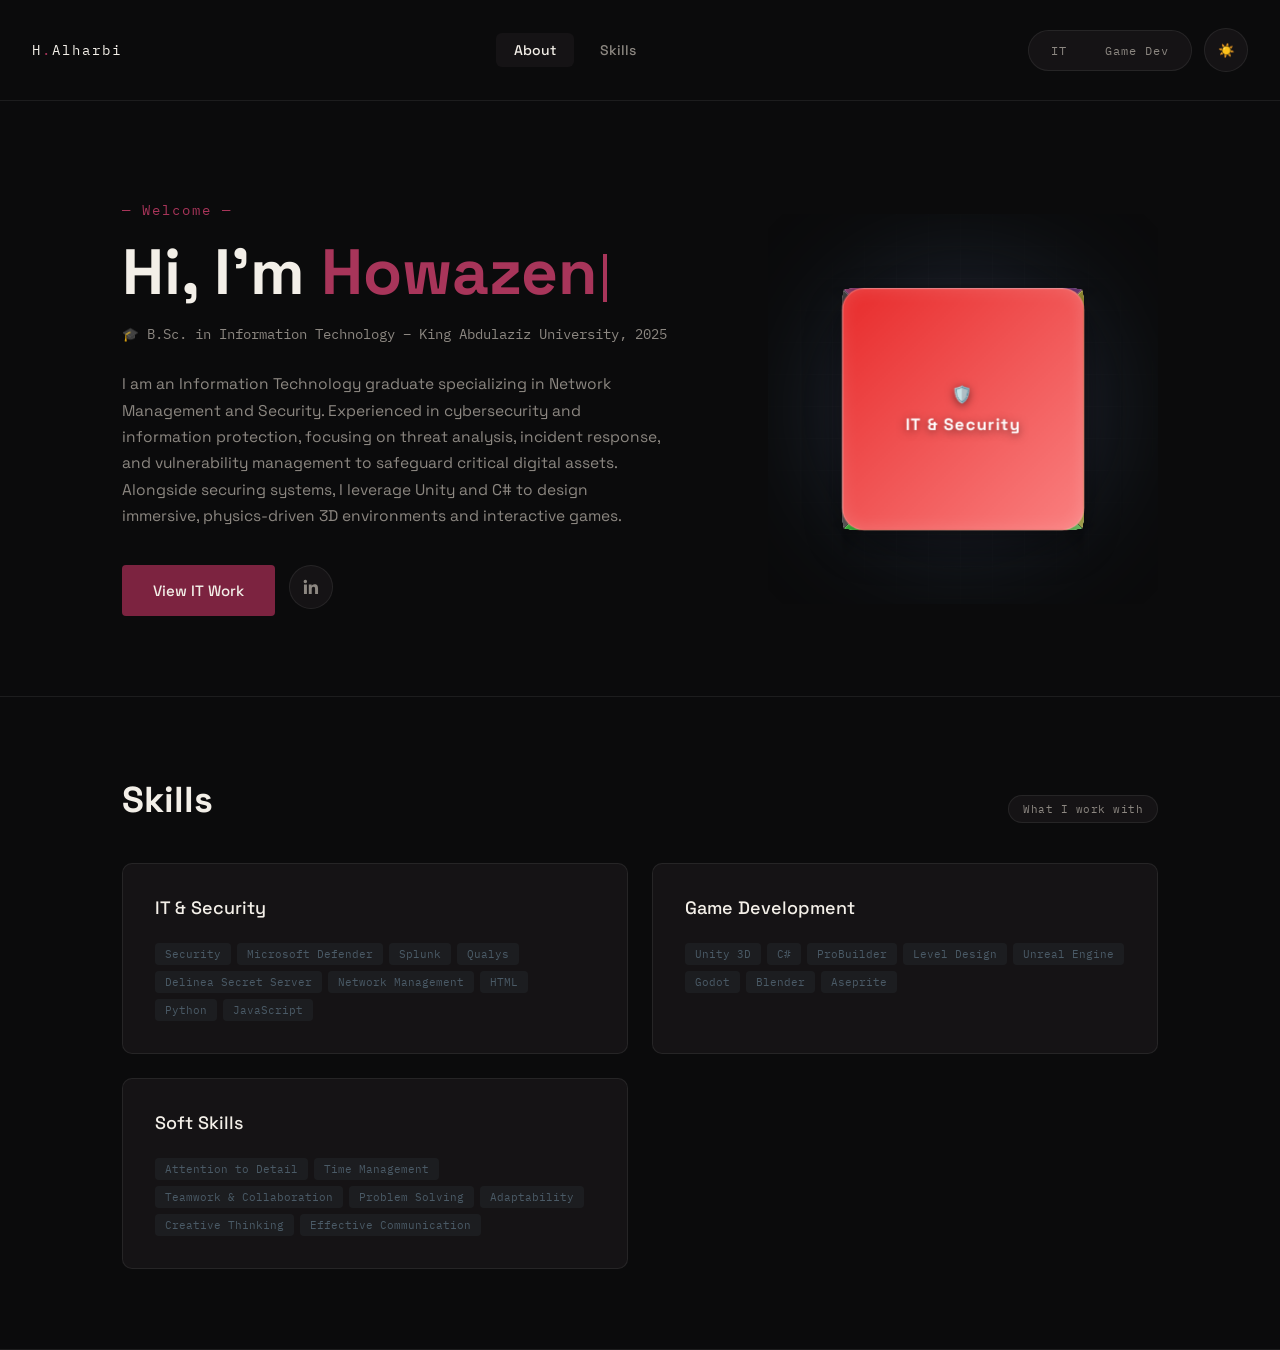
<file: index.html>
<!DOCTYPE html>
<html lang="en" dir="ltr">
<head>
<meta charset="UTF-8">
<meta name="viewport" content="width=device-width, initial-scale=1.0">
<title>Hawazen Alharbi — Portfolio</title>
<link rel="preconnect" href="https://fonts.googleapis.com">
<link href="https://fonts.googleapis.com/css2?family=Space+Grotesk:wght@400;500;700&family=IBM+Plex+Mono:wght@400;500&family=IBM+Plex+Sans+Arabic:wght@400;500;700&display=swap" rel="stylesheet">
<link rel="stylesheet" href="style.css">
</head>
<body data-mode="about">

<nav>
  <div class="logo">H<span>.</span>Alharbi</div>
  
  <div class="nav-center">
    <!-- التنقل داخل نفس الصفحة عبر الـ Anchors -->
    <a href="#aboutSection" class="nav-link active">About</a>
    <a href="#skillsSection" class="nav-link">Skills</a>
  </div>

  <div style="display: flex; align-items: center; gap: 12px;">
    <div class="mode-switch">
      <!-- الانتقال لصفحات المسارات المستقلة -->
      <a href="it.html" class="mode-btn">IT</a>
      <a href="games.html" class="mode-btn">Game Dev</a>
    </div>

    <button id="theme-toggle" class="social-icon" title="تبديل الوضع (ليلي / نهاري)">
      ☀️
    </button>
  </div>
</nav>

<!-- قسم الـ About الرئيسي -->
<section class="section-about" id="aboutSection">
  <div class="wrap">
    <div class="about-hero-grid">
      <div class="about-left">
        <div class="welcome-eyebrow">— Welcome —</div>
        <h1 class="about-title">Hi, I'm <span>Howazen<span class="cursor"></span></h1>
        <div class="about-edu">
          <span class="edu-icon">🎓</span> B.Sc. in Information Technology – King Abdulaziz University, 2025
        </div>
        <p class="about-desc">
          I am an Information Technology graduate specializing in Network Management and Security. Experienced in cybersecurity and information protection, focusing on threat analysis, incident response, and vulnerability management to safeguard critical digital assets. Alongside securing systems, I leverage Unity and C# to design immersive, physics-driven 3D environments and interactive games.        </p>
        <div class="about-cta">
          <a href="it.html" class="btn btn-primary" style="text-decoration: none; text-align: center;">View IT Work</a>
          <a href="https://www.linkedin.com/in/Howazen-alharbi" target="_blank" rel="noopener" class="social-icon" aria-label="LinkedIn">
            <svg width="20" height="20" viewBox="0 0 24 24" fill="currentColor">
              <path d="M20.45 20.45h-3.56v-5.57c0-1.33-.02-3.04-1.85-3.04-1.86 0-2.15 1.45-2.15 2.94v5.67H9.34V9h3.42v1.56h.05c.48-.9 1.64-1.85 3.37-1.85 3.6 0 4.27 2.37 4.27 5.46v6.28zM5.34 7.43a2.07 2.07 0 1 1 0-4.13 2.07 2.07 0 0 1 0 4.13zM7.12 20.45H3.56V9h3.56v11.45z"/>
            </svg>
          </a>
        </div>
      </div>

      <div class="hero-3d-container" id="interactiveBox">
    <!-- توهج وشبكة خلف المكعب -->
    <div class="cube-glow-bg"></div>
    <div class="cube-grid-bg"></div>

    <div class="cube-wrapper">
        <div class="cyber-cube">
            <div class="cube-face front">
                <span>🛡️</span>
                <span>IT & Security</span>
            </div>
            <div class="cube-face back">
                <span>🎮</span>
                <span>Game Dev</span>
            </div>
            <div class="cube-face right">🔒</div>
            <div class="cube-face left">⚙️</div>
            <div class="cube-face top">H. Alharbi</div>
            <div class="cube-face bottom">ipconfig</div>
        </div>
    </div>
</div>
    </div>
  </div>
</section>

<!-- قسم المهارات -->
<section class="section-skills" id="skillsSection">
  <div class="wrap">
    <div class="skills-header">
      <h2 class="skills-title">Skills</h2>
      <span class="skills-tag">What I work with</span>
    </div>
    <div class="skills-grid">
      <div class="skill-card">
        <h3>IT & Security</h3>
        <div class="tags">
          <span class="tag">Security</span>
          <span class="tag">Microsoft Defender</span>
          <span class="tag">Splunk</span>
          <span class="tag">Qualys</span>
          <span class="tag">Delinea Secret Server</span>
          <span class="tag">Network Management</span>
          <span class="tag">HTML</span>
          <span class="tag">Python</span>
          <span class="tag">JavaScript</span>
        </div>
      </div>
      <div class="skill-card">
        <h3>Game Development</h3>
        <div class="tags">
          <span class="tag">Unity 3D</span>
          <span class="tag">C#</span>
          <span class="tag">ProBuilder</span>
          <span class="tag">Level Design</span>
          <span class="tag">Unreal Engine</span>
          <span class="tag">Godot</span>
          <span class="tag">Blender</span>
          <span class="tag">Aseprite</span>
        </div>
      </div>
    <div class="skill-card">
      <h3>Soft Skills</h3>
      <div class="tags">
        <span class="tag">Attention to Detail</span>
        <span class="tag">Time Management</span>
        <span class="tag">Teamwork & Collaboration</span>
        <span class="tag">Problem Solving</span>
        <span class="tag">Adaptability</span>
        <span class="tag">Creative Thinking</span>
        <span class="tag">Effective Communication</span>
      </div>
    </div>
    </div>
  </div>
</section>

<script src="home.js"></script>

</body>
</html>
</file>
<file: style.css>
:root{
  --bg:#0B0B0C;
  --surface:#151315;
  --surface-2:#1D191B;
  --burgundy:#7C2340;
  --burgundy-light:#A8355A;
  --ivory:#F3EFE8;
  --muted:#8C8781;
  --line: rgba(243,239,232,0.08);
  --accent: #4A5A66;
  --accent-soft: rgba(74,90,102,0.14);
}
[data-mode="games"]{
  --accent: #5B2A6B;
  --accent-soft: rgba(91,42,107,0.16);
}
*{box-sizing:border-box; margin:0; padding:0;}
body{
  background:var(--bg);
  color:var(--ivory);
  font-family:'Space Grotesk','IBM Plex Sans Arabic',sans-serif;
  direction:ltr;
  overflow-x:hidden;
}
.wrap{max-width:1100px; margin:0 auto; padding:0 32px;}

/* ===== ايقونة لينكدان ===== */
.social-icon{
  width:44px; height:44px; border-radius:50%; display:flex; align-items:center; justify-content:center;
  background:var(--surface); border:1px solid var(--line); color:var(--muted);
  transition:all .25s ease;
}
.social-icon:hover{
  color:var(--ivory); border-color:var(--burgundy-light); background:var(--burgundy); transform:translateY(-2px);
}

/* ===== NAV (معدل بالكامل ليطابق الصورة) ===== */
nav{
  display:flex; justify-content:space-between; align-items:center;
  padding:28px 32px; border-bottom:1px solid var(--line);
}
.logo{
  font-family:'IBM Plex Mono',monospace; font-size:14px; letter-spacing:2px;
  color:var(--ivory);
}
.logo span{color:var(--burgundy-light);}

/* أزرار التنقل في المنتصف (عن اليمين لعلامة الترحيب) */
.nav-center {
  display: flex;
  gap: 8px;
}
.nav-link {
  font-family: 'Space Grotesk', sans-serif;
  font-size: 14px;
  font-weight: 500;
  color: var(--muted);
  background: transparent;
  border: none;
  padding: 8px 18px;
  border-radius: 6px;
  cursor: pointer;
  transition: all 0.3s ease;
  text-decoration: none;
}
.nav-link.active, .nav-link:hover {
  color: var(--ivory);
  background: var(--surface);
}

/* كبسولة الألعاب والتقني في اليمين */
.mode-switch{
  display:flex; gap:2px; background:var(--surface); border:1px solid var(--line); border-radius:999px; padding:4px;
}
.mode-btn{
  font-family:'IBM Plex Mono',monospace; font-size:12px; letter-spacing:1px;
  padding:8px 18px; border-radius:999px; border:none; background:transparent; color:var(--muted);
  cursor:pointer; transition:all .35s ease; text-decoration: none;
}
.mode-btn.active{ background:var(--burgundy); color:var(--ivory); }

/* ===== HERO ===== */
.hero{
  padding:110px 0 90px; position:relative; border-bottom:1px solid var(--line);
  overflow:hidden;
}
.hero-bg{
  position:absolute; inset:0; opacity:0; pointer-events:none;
  background-image:
    linear-gradient(var(--line) 1px, transparent 1px),
    linear-gradient(90deg, var(--line) 1px, transparent 1px);
  background-size:42px 42px;
  mask-image:radial-gradient(circle at 75% 30%, black, transparent 65%);
  transition:opacity .5s ease;
}
[data-mode="it"] .hero-bg{ opacity:.5; }

#gameCanvas{
  position:absolute; inset:0; opacity:0; pointer-events:none; transition:opacity .5s ease;
}
[data-mode="games"] #gameCanvas{ opacity:1; }
.eyebrow{
  font-family:'IBM Plex Mono',monospace; font-size:12px; letter-spacing:3px;
  color:var(--burgundy-light); margin-bottom:22px; display:flex; align-items:center; gap:10px;
}
.eyebrow::before{content:''; width:20px; height:1px; background:var(--burgundy-light);}
h1{
  font-family:'Space Grotesk',sans-serif; font-weight:700;
  font-size:64px; line-height:1.05; color:var(--ivory); max-width:760px; margin-bottom:24px;
}
h1 .cursor{
  display:inline-block; width:4px; height:48px; background:var(--burgundy-light);
  margin-inline-start:6px; vertical-align:-8px; animation:blink 1.1s steps(1) infinite;
}
@keyframes blink{50%{opacity:0}}
.role-line{
  font-family:'IBM Plex Mono',monospace; font-size:18px; color:var(--muted); margin-bottom:40px; min-height:26px;
}
.role-line b{color:var(--accent); font-weight:500;}
.hero-cta{display:flex; gap:14px;}
.btn{
  font-family:'Space Grotesk',sans-serif; font-weight:500; font-size:15px;
  padding:15px 30px; border-radius:4px; cursor:pointer; transition:all .25s ease; border:1px solid transparent;
}
.btn-primary{ background:var(--burgundy); color:var(--ivory); }
.btn-primary:hover{ background:var(--burgundy-light); transform:translateY(-2px); }
.btn-secondary{ background:transparent; color:var(--ivory); border-color:var(--line); }
.btn-secondary:hover{ border-color:var(--burgundy-light); color:var(--burgundy-light); }

/* ===== SECTION LABEL ===== */
.section{ padding:70px 0; border-bottom:1px solid var(--line); }
.section-head{
  display:flex; justify-content:space-between; align-items:flex-end; margin-bottom:40px;
}
.section-title{ font-family:'Space Grotesk',sans-serif; font-size:26px; font-weight:500; }
.section-tag{
  font-family:'IBM Plex Mono',monospace; font-size:12px; color:var(--accent);
  background:var(--accent-soft); padding:6px 14px; border-radius:999px;
}

/* ===== CARDS ===== */
.grid{ display:grid; grid-template-columns:repeat(3,1fr); gap:20px; }
.card{
  background:var(--surface); border:1px solid var(--line); border-radius:10px; overflow:hidden;
  transition:all .3s ease; cursor:pointer;
}
.card:hover{ border-color:var(--burgundy-light); transform:translateY(-4px); }
.card-media{
  height:140px; background:var(--surface-2);
  display:flex; align-items:center; justify-content:center;
  font-family:'IBM Plex Mono',monospace; font-size:11px; color:var(--muted); letter-spacing:1px;
  border-bottom:1px solid var(--line);
  background-image:linear-gradient(135deg, var(--accent-soft), transparent 70%);
  overflow:hidden;
}
.card-media img, .card-media video{
  width:100%; height:100%; object-fit:cover; display:block;
}
.card-body{ padding:20px; }
.card-body h3{ font-family:'Space Grotesk',sans-serif; font-size:17px; font-weight:500; margin-bottom:8px; }
.card-body p{ font-size:13.5px; color:var(--muted); line-height:1.7; margin-bottom:16px; }
.tags{ display:flex; flex-wrap:wrap; gap:6px; }
.tag{
  font-family:'IBM Plex Mono',monospace; font-size:11px; color:var(--accent);
  background:var(--accent-soft); padding:4px 10px; border-radius:4px;
}

/* ===== CV STRIP ===== */
.cv-strip{
  display:flex; justify-content:space-between; align-items:center;
  background:var(--surface); border:1px solid var(--line); border-radius:10px; padding:28px 32px;
}
.cv-strip h4{ font-family:'Space Grotesk',sans-serif; font-size:18px; font-weight:500; margin-bottom:6px; }
.cv-strip p{ font-size:13.5px; color:var(--muted); }

/* ===== SECTION ABOUT (تصميم الكابتشر 1 بالكامل) ===== */
.section-about {
  padding: 100px 0 80px;
  border-bottom: 1px solid var(--line);
}
.about-hero-grid {
  display: grid;
  grid-template-columns: 1.2fr 0.8fr;
  gap: 60px;
  align-items: center;
}
.welcome-eyebrow {
  font-family: 'IBM Plex Mono', monospace;
  font-size: 14px;
  letter-spacing: 2px;
  color: var(--burgundy-light);
  margin-bottom: 18px;
}
.about-title {
  font-family: 'Space Grotesk', sans-serif;
  font-size: 64px;
  font-weight: 700;
  margin-bottom: 18px;
  line-height: 1.1;
}
.about-title span {
  color: var(--burgundy-light);
}
.about-edu {
  font-family: 'IBM Plex Mono', monospace;
  font-size: 13.5px;
  color: var(--muted);
  margin-bottom: 28px;
  display: flex;
  align-items: center;
  gap: 8px;
}
.about-desc {
  font-size: 15.5px;
  color: var(--muted);
  line-height: 1.7;
  max-width: 540px;
  margin-bottom: 36px;
}
.about-cta {
  display: flex;
  gap: 14px;
}
/* كارد الحرفين YN الجمالي المليء بالتدرجات */
.yn-card {
  background: linear-gradient(135deg, #4d1527, #19050b);
  border-radius: 24px;
  aspect-ratio: 1;
  display: flex;
  align-items: center;
  justify-content: center;
  border: 1px solid rgba(243, 239, 232, 0.05);
  box-shadow: 0 20px 40px rgba(0, 0, 0, 0.4);
}
.yn-card span {
  font-family: 'Space Grotesk', sans-serif;
  font-size: 80px;
  font-weight: 700;
  color: rgba(243, 239, 232, 0.15);
  letter-spacing: -2px;
}

/* ===== SECTION SKILLS (تصميم الكابتشر 2 بالكامل) ===== */
.section-skills {
  padding: 80px 0;
  border-bottom: 1px solid var(--line);
}
.skills-header {
  display: flex;
  justify-content: space-between;
  align-items: flex-end;
  margin-bottom: 40px;
}
.skills-title {
  font-family: 'Space Grotesk', sans-serif;
  font-size: 36px;
  font-weight: 700;
}
.skills-tag {
  font-family: 'IBM Plex Mono', monospace;
  font-size: 11px;
  color: var(--muted);
  background: var(--surface);
  border: 1px solid var(--line);
  padding: 6px 14px;
  border-radius: 999px;
  letter-spacing: 0.5px;
}
.skills-grid {
  display: grid;
  grid-template-columns: 1fr 1fr;
  gap: 24px;
}
.skill-card {
  background: var(--surface);
  border: 1px solid var(--line);
  border-radius: 10px;
  padding: 32px;
}
.skill-card h3 {
  font-family: 'Space Grotesk', sans-serif;
  font-size: 18px;
  font-weight: 500;
  margin-bottom: 24px;
  color: var(--ivory);
}

/* تفعيل الظهور حسب وضع data-mode المتغير ديناميكياً */

[data-mode="it"] #heroTrackSection, [data-mode="it"] #projectsSection { display: block; }

[data-mode="games"] #heroTrackSection, [data-mode="games"] #projectsSection { display: block; }


/* ===== RESPONSIVENESS ===== */
@media (max-width:820px){
  h1{font-size:38px;}
  .grid{grid-template-columns:1fr;}
  .hero{padding:70px 0 60px;}
  nav{
    padding:20px;
    flex-wrap: wrap;
    gap: 15px;
  }
  .nav-center {
    order: 3;
    width: 100%;
    justify-content: center;
  }
  .wrap{padding:0 20px;}
  .cv-strip{flex-direction:column; align-items:flex-start; gap:16px;}
  
  /* استجابة الهواتف لقسمي About و Skills */
  .about-hero-grid {
    grid-template-columns: 1fr;
    gap: 40px;
  }
  .about-title {
    font-size: 44px;
  }
  .skills-grid {
    grid-template-columns: 1fr;
  }
}

/* ===== MODAL WINDOW STYLING ===== */
.modal {
  display: none; /* مخفي بشكل افتراضي */
  position: fixed;
  z-index: 1000; /* لعرض النافذة فوق جميع العناصر */
  inset: 0;
  background-color: rgba(11, 11, 12, 0.85); /* خلفية داكنة خفيفة الشفافية */
  backdrop-filter: blur(10px); /* تأثير بلور ناعم للخلفية */
  align-items: center;
  justify-content: center;
  padding: 20px;
  animation: fadeIn 0.3s ease;
}

.modal-content {
  background-color: var(--surface);
  border: 1px solid var(--line);
  width: 100%;
  max-width: 800px;
  border-radius: 16px;
  position: relative;
  overflow: hidden;
  box-shadow: 0 25px 50px rgba(0, 0, 0, 0.5);
  animation: slideUp 0.35s cubic-bezier(0.16, 1, 0.3, 1);
  max-height: 85vh; /* تجعل ارتفاع النافذة أقصاه 85% من ارتفاع الشاشة */
  overflow-y: auto;
}

/* زر إكس (X) للإغلاق في الزاوية العلوية اليمنى */
.close-btn {
  position: absolute;
  top: 20px;
  right: 24px;
  color: var(--muted);
  font-size: 32px;
  font-weight: 300;
  cursor: pointer;
  z-index: 10;
  transition: color 0.2s ease, transform 0.2s ease;
  line-height: 1;
}
.close-btn:hover {
  color: var(--burgundy-light);
  transform: scale(1.1);
}

.modal-body-content {
  display: flex;
  flex-direction: column;
}

.modal-media {
  width: 100%;
  height: 320px;
  background-color: var(--surface-2);
  display: flex;
  align-items: center;
  justify-content: center;
  border-bottom: 1px solid var(--line);
  overflow: hidden;
}
.modal-media img, .modal-media video {
  width: 100%;
  height: 100%;
  object-fit: cover;
}

.modal-text {
  padding: 32px;
}
.modal-text h2 {
  font-family: 'Space Grotesk', sans-serif;
  font-size: 28px;
  font-weight: 700;
  color: var(--ivory);
}
.modal-text p {
  font-size: 15px;
  color: var(--muted);
  line-height: 1.7;
}

/* حركة التلاشي والظهور */
@keyframes fadeIn {
  from { opacity: 0; }
  to { opacity: 1; }
}
@keyframes slideUp {
  from { transform: translateY(30px); opacity: 0; }
  to { transform: translateY(0); opacity: 1; }
}

/* استجابة الشاشات الصغيرة للمودال */
@media (max-width: 768px) {
  .modal-media {
    height: 200px;
  }
  .modal-text {
    padding: 24px;
  }
  .modal-text h2 {
    font-size: 22px;
  }
}


/* ===== تنسيق معرض الصور والفيديوهات داخل الـ Modal ===== */
.modal-media {
  position: relative; /* لجعل الأسهم تتموضع بالنسبة للميديا */
  width: 100%;
  height: 380px;
  background-color: var(--surface-2);
  display: flex;
  align-items: center;
  justify-content: center;
  border-bottom: 1px solid var(--line);
  overflow: hidden;
}

.modal-slides-container {
  width: 100%;
  height: 100%;
  display: flex;
  align-items: center;
  justify-content: center;
}

.modal-slide {
  display: none; /* يتم إخفاء الشرائح برمجياً وعرض النشطة فقط */
  width: 100%;
  height: 100%;
}
.modal-slide.active {
  display: block;
}
.modal-slide img, .modal-slide video {
  width: 100%;
  height: 100%;
  object-fit: cover;
}

/* أسهم التنقل يمين ويسار */
.nav-arrow {
  position: absolute;
  top: 50%;
  transform: translateY(-50%);
  background: rgba(21, 19, 21, 0.75);
  border: 1px solid var(--line);
  color: var(--ivory);
  width: 40px;
  height: 40px;
  border-radius: 50%;
  display: flex;
  align-items: center;
  justify-content: center;
  cursor: pointer;
  font-size: 18px;
  transition: all 0.25s ease;
  user-select: none;
  z-index: 5;
}
.nav-arrow:hover {
  background: var(--burgundy);
  border-color: var(--burgundy-light);
  color: #fff;
}
.arrow-left {
  left: 16px;
}
.arrow-right {
  right: 16px;
}

/* نقاط التحديد بالأسفل (Dots) */
.modal-dots {
  position: absolute;
  bottom: 16px;
  display: flex;
  gap: 8px;
  z-index: 5;
}
.modal-dot {
  width: 8px;
  height: 8px;
  border-radius: 50%;
  background: rgba(243, 239, 232, 0.3);
  cursor: pointer;
  transition: all 0.2s ease;
}
.modal-dot.active {
  background: var(--burgundy-light);
  transform: scale(1.2);
}

/* ===== LIGHTBOX (شاشة تكبير الصورة الكاملة) ===== */
.lightbox {
  display: none; /* مخفية افتراضياً */
  position: fixed;
  z-index: 2000; /* قيمة أعلى من المودال العادي لكي تظهر فوقه */
  inset: 0;
  background-color: rgba(5, 5, 6, 0.95); /* خلفية سوداء شبه كاملة للتركيز على الصورة */
  align-items: center;
  justify-content: center;
  animation: fadeIn 0.25s ease;
  cursor: zoom-out; /* مؤشر الماوس يوضح أنه عند الضغط سيتم تصغير الصورة */
}

.lightbox-img {
  max-width: 90%;
  max-height: 90%;
  object-fit: contain; /* لعرض الصورة كاملة 100% دون أي قص */
  border-radius: 8px;
  box-shadow: 0 10px 30px rgba(0,0,0,0.8);
  animation: scaleUp 0.25s cubic-bezier(0.16, 1, 0.3, 1);
}

/* زر الإغلاق الخاص بالصورة المكبرة */
.lightbox-close {
  position: absolute;
  top: 24px;
  right: 24px;
  color: var(--ivory);
  font-size: 38px;
  font-weight: 300;
  cursor: pointer;
  transition: transform 0.2s;
}
.lightbox-close:hover {
  transform: scale(1.1);
  color: var(--burgundy-light);
}

@keyframes scaleUp {
  from { transform: scale(0.9); opacity: 0; }
  to { transform: scale(1); opacity: 1; }
}

/* تخصيص شريط التمرير داخل الـ Modal */
.modal-content::-webkit-scrollbar {
  width: 6px;
}

.modal-content::-webkit-scrollbar-track {
  background: rgba(0, 0, 0, 0.1);
  border-radius: 10px;
}

.modal-content::-webkit-scrollbar-thumb {
  background: var(--accent, #8a2be2); /* أو لون الهوية الخاص بموقعك */
  border-radius: 10px;
}

/* ألوان الوضع النهاري */
[data-theme="light"] {
    --bg: #F4F1EA;
    --surface: #E8E2D5;
    --surface-2: #DCD4C4;
    --burgundy: #8E2849;
    --burgundy-light: #B84267;
    --ivory: #1A1817;
    --muted: #6B655E;
    --line: rgba(26,24,23,0.1);
    --accent: #5D6D7E;
    --accent-soft: rgba(93,109,126,0.12);
}

/* ===== حاوية المكعب والخلفية ===== */
.hero-3d-container {
    position: relative;
    width: 100%;
    aspect-ratio: 1;
    display: flex;
    align-items: center;
    justify-content: center;
    perspective: 1200px;
    cursor: grab;
    padding: 20px;
    overflow: hidden;
}
.hero-3d-container:active {
    cursor: grabbing;
}

/* وهج نيون ناعم خلف المكعب يتناغم مع ألوانك الجديدة */
.cube-glow-bg {
    position: absolute;
    width: 340px;
    height: 340px;
    background: radial-gradient(circle, rgba(168, 53, 90, 0.45) 0%, rgba(52, 100, 136, 0.3) 45%, transparent 70%);
    filter: blur(55px);
    border-radius: 50%;
    z-index: 0;
    animation: pulseGlow 6s ease-in-out infinite alternate;
    pointer-events: none;
}

/* شبكة خطوط سيبرانية ناعمة */
.cube-grid-bg {
    position: absolute;
    inset: 0;
    background-image: 
        linear-gradient(var(--line) 1px, transparent 1px),
        linear-gradient(90deg, var(--line) 1px, transparent 1px);
    background-size: 32px 32px;
    opacity: 0.25;
    mask-image: radial-gradient(circle at center, black 30%, transparent 80%);
    pointer-events: none;
    z-index: 0;
}

.cube-wrapper {
    width: 220px;
    height: 220px;
    position: relative;
    transform-style: preserve-3d;
    animation: rotateCube 18s infinite linear;
    z-index: 1; /* إبقاء المكعب فوق الوهج والشبكة */
}

.cyber-cube {
    width: 100%;
    height: 100%;
    position: absolute;
    transform-style: preserve-3d;
    transition: transform 0.15s ease-out;
}

.cube-face {
    position: absolute;
    width: 220px;
    height: 220px;
    border-radius: 20px;
    display: flex;
    flex-direction: column;
    align-items: center;
    justify-content: center;
    font-family: 'Space Grotesk', 'IBM Plex Mono', monospace;
    font-size: 15px;
    font-weight: 700;
    color: #ffffff;
    border: 1.5px solid rgba(255, 255, 255, 0.25);
    box-shadow: 0 15px 35px rgba(0, 0, 0, 0.3), inset 0 0 15px rgba(255, 255, 255, 0.15);
    backdrop-filter: blur(8px);
    user-select: none;
    letter-spacing: 1px;
    text-shadow: 0 2px 8px rgba(0,0,0,0.5);
    gap: 8px;
}

/* ===== توزيع الألوان الجديدة الخاصة بكِ ===== */
.cube-face.front { 
    transform: rotateY(0deg) translateZ(110px); 
    background: linear-gradient(135deg, #e82c2c, #fa8080); 
}
.cube-face.back { 
    transform: rotateY(180deg) translateZ(110px); 
    background: linear-gradient(135deg, #8bb6f1, #346488); 
}
.cube-face.right { 
    transform: rotateY(90deg) translateZ(110px); 
    background: linear-gradient(135deg, #857b21, #d6dd71); 
    font-size: 38px; 
}
.cube-face.left { 
    transform: rotateY(-90deg) translateZ(110px); 
    background: linear-gradient(135deg, #1D191B, #5b5a5b); 
    font-size: 38px; 
}
.cube-face.top { 
    transform: rotateX(90deg) translateZ(110px); 
    background: linear-gradient(135deg, #A8355A, #5B2A6B); 
}
.cube-face.bottom { 
    transform: rotateX(-90deg) translateZ(110px); 
    background: linear-gradient(135deg, #31bc31, #a1dc8e); 
    font-size: 24px;
}

/* حركة تنفس للوهج خلف المكعب */
@keyframes pulseGlow {
    0% { transform: scale(0.85); opacity: 0.35; }
    100% { transform: scale(1.15); opacity: 0.6; }
}

/* حركة الدوران التلقائي المتوازن */
@keyframes rotateCube {
    0%   { transform: rotateX(15deg) rotateY(0deg); }
    50%  { transform: rotateX(-15deg) rotateY(180deg); }
    100% { transform: rotateX(15deg) rotateY(360deg); }
}
</file>
